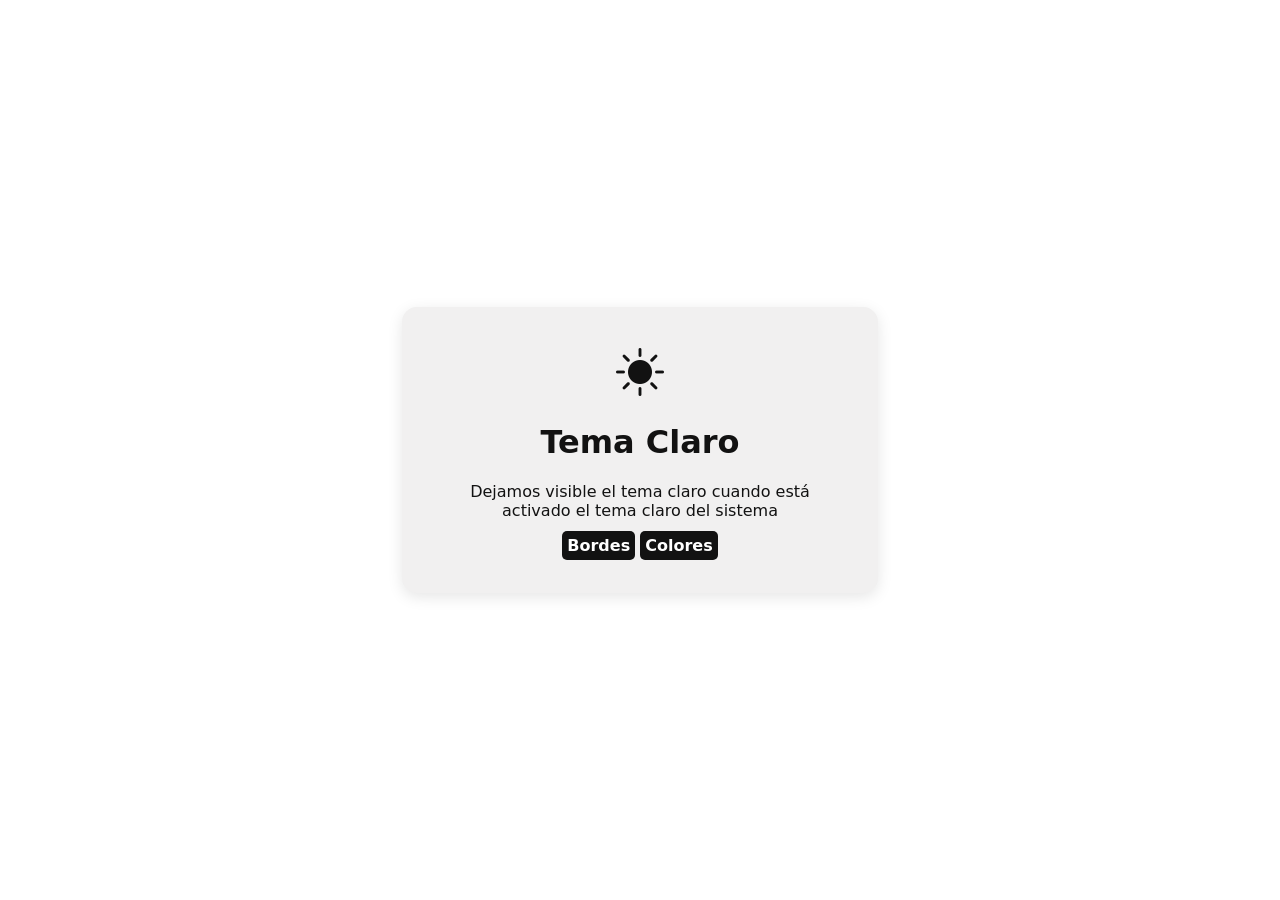
<file: index/index.html>
<!DOCTYPE html>
<html lang="es">
<head>
    <meta charset="UTF-8">
    <meta name="viewport" content="width=device-width, initial-scale=1.0">
    <title>Oscuro y claro</title>
    <link rel="stylesheet" href="https://cdn.jsdelivr.net/npm/bootstrap-icons@1.11.3/font/bootstrap-icons.min.css">
    <link rel="stylesheet" href="index.css">
</head>
<body>
    <div class="card">
        <div class="card-icon">
            <div class="clear">
                <i class="bi bi-sun-fill"></i>
                <h1>Tema Claro</h1>
                <p>Dejamos visible el tema claro cuando está activado el tema claro del sistema</p>
            </div>
            <div class="dark">
                <i class="bi bi-moon-fill"></i>
                <h1>Tema oscuro</h1>
                <p>Dejamos visible el tema oscuro cuando está activado el tema oscuro del sistema</p>
            </div>
        </div> 

        <div class="button-container">
            <a href="../../CSSNews/bordes/bordes.html">Bordes</a>
            <a href="../../CSSNews/colores/colores.html">Colores</a>
        </div>
    </div>
</body>
</html>
</file>
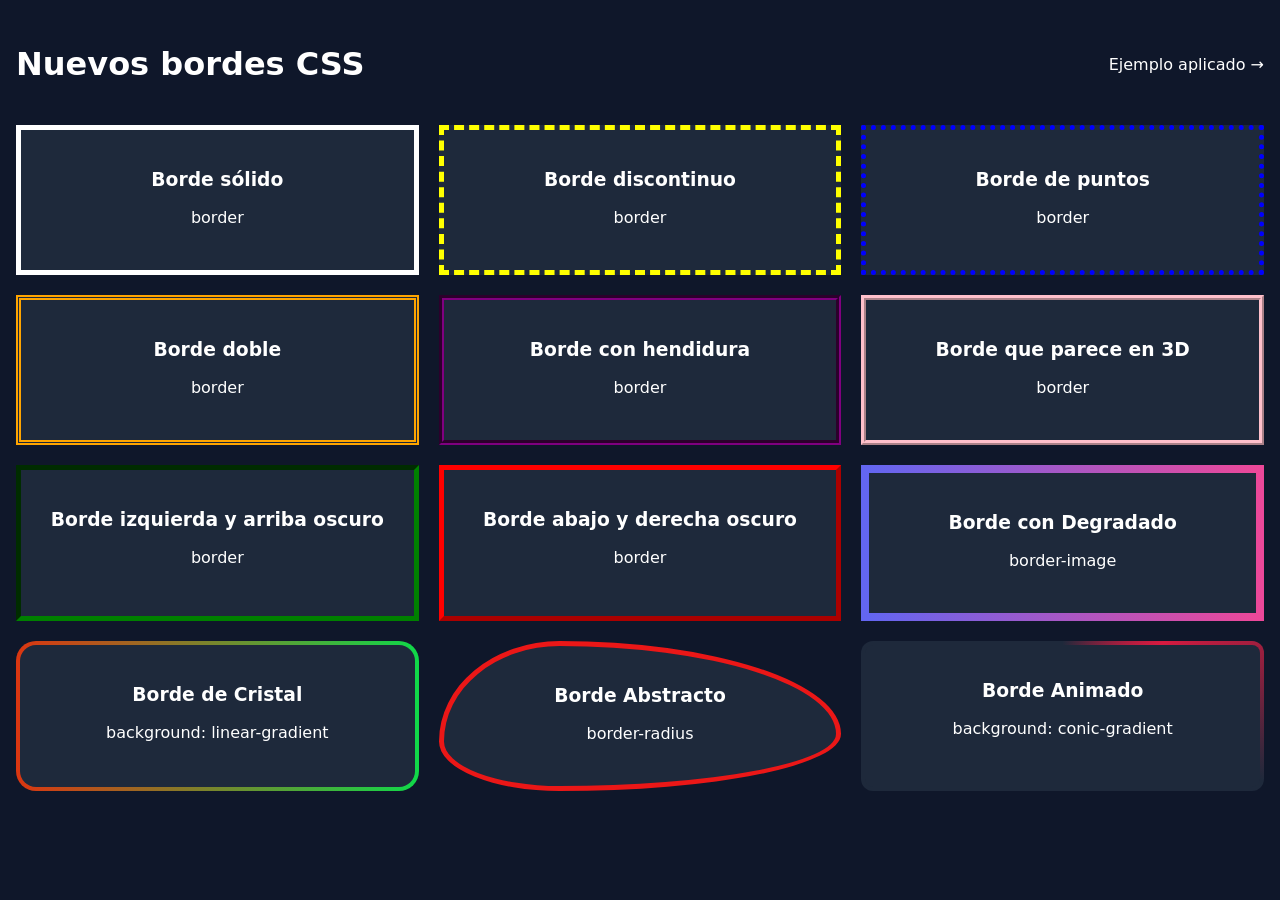
<file: bordes/bordes.html>
<!DOCTYPE html>
<html lang="en">
<head>
    <meta charset="UTF-8">
    <meta name="viewport" content="width=device-width, initial-scale=1.0">
    <title>Bordes</title>
    <link rel="stylesheet" href="https://cdn.jsdelivr.net/npm/bootstrap-icons@1.11.3/font/bootstrap-icons.min.css">
    <link rel="stylesheet" href="bordes.css">
</head>
<body>
    <header>
        <h1>Nuevos bordes CSS</h1>
        <a href="../../CSSNews/ejBordes/ejBordes.html">Ejemplo aplicado →</a>
    </header>
    <div class="container">
        <div class="box solid-border">
            <h3>Borde sólido</h3>
            <p>border</p>
        </div>

        <div class="box dashed-border">
            <h3>Borde discontinuo</h3>
            <p>border</p>
        </div>

        <div class="box dotted-border">
            <h3>Borde de puntos</h3>
            <p>border</p>
        </div>

        <div class="box double-border">
            <h3>Borde doble</h3>
            <p>border</p>
        </div>

        <div class="box groove-border">
            <h3>Borde con hendidura</h3>
            <p>border</p>
        </div>

        <div class="box ridge-border">
            <h3>Borde que parece en 3D</h3>
            <p>border</p>
        </div>

        <div class="box inset-border">
            <h3>Borde izquierda y arriba oscuro</h3>
            <p>border</p>
        </div>

        <div class="box outset-border">
            <h3>Borde abajo y derecha oscuro</h3>
            <p>border</p>
        </div>

        <div class="box gradient-border">
            <h3>Borde con Degradado</h3>
            <p>border-image</p>
        </div>

        <div class="box clip-border">
            <h3>Borde de Cristal</h3>
            <p>background: linear-gradient</p>
        </div>

        <div class="box border-radius-fancy">
            <h3>Borde Abstracto</h3>
            <p>border-radius</p>
        </div>

        <div class="box animated-border">
            <h3>Borde Animado</h3>
            <p>background: conic-gradient</p>
        </div>
    </div>
</body>
</html>
</file>
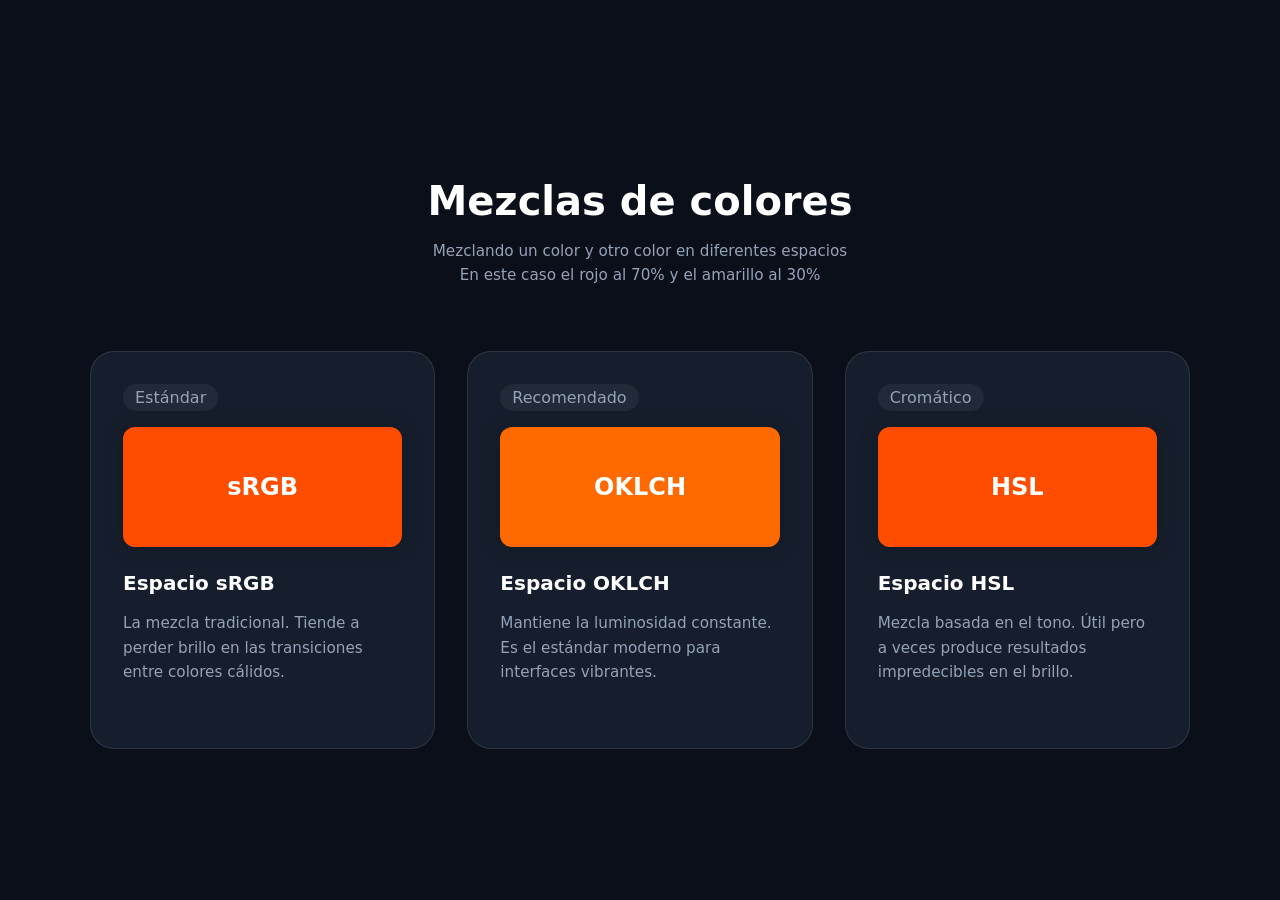
<file: colores/colores.html>
<!DOCTYPE html>
<html lang="es">
<head>
    <meta charset="UTF-8">
    <meta name="viewport" content="width=device-width, initial-scale=1.0">
    <title>Colores</title>
    <link rel="stylesheet" href="https://cdn.jsdelivr.net/npm/bootstrap-icons@1.11.3/font/bootstrap-icons.min.css">
    <link rel="stylesheet" href="colores.css">
</head>
<body>
    <div class="main-container">
        <header class="header">
            <h1>Mezclas de colores</h1>
            <p>Mezclando un color y otro color en diferentes espacios<br />En este caso el rojo al 70% y el amarillo al 30%</p>
        </header>

        <section class="grid-cards">
            <div class="card srgb">
                <div class="redondeado">Estándar</div>
                <div class="preview mezcla1">sRGB</div>
                <h2>Espacio sRGB</h2>
                <p>La mezcla tradicional. Tiende a perder brillo en las transiciones entre colores cálidos.</p>
            </div>

            <div class="card oklch">
                <div class="redondeado featured">Recomendado</div>
                <div class="preview mezcla2">OKLCH</div>
                <h2>Espacio OKLCH</h2>
                <p>Mantiene la luminosidad constante. Es el estándar moderno para interfaces vibrantes.</p>
            </div>

            <div class="card hsl">
                <div class="redondeado">Cromático</div>
                <div class="preview mezcla3">HSL</div>
                <h2>Espacio HSL</h2>
                <p>Mezcla basada en el tono. Útil pero a veces produce resultados impredecibles en el brillo.</p>
            </div>
        </section>
    </div>
</body>
</html>
</file>
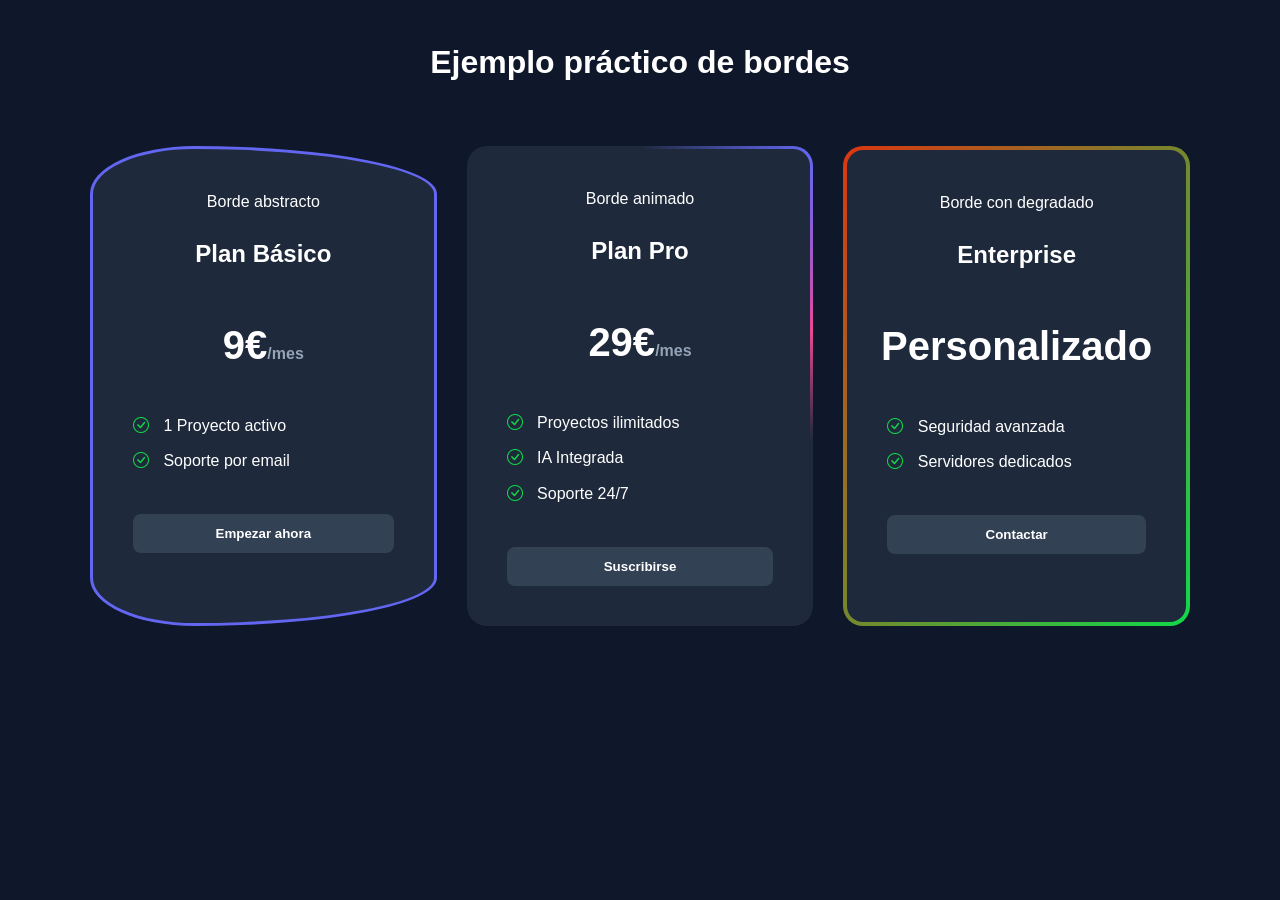
<file: ejBordes/ejBordes.html>
<!DOCTYPE html>
<html lang="es">
<head>
    <meta charset="UTF-8">
    <meta name="viewport" content="width=device-width, initial-scale=1.0">
    <title>Ejemplos bordes</title>
    <link rel="stylesheet" href="https://cdn.jsdelivr.net/npm/bootstrap-icons@1.11.3/font/bootstrap-icons.min.css">
    <link rel="stylesheet" href="ejBordes.css">
</head>
<body>

    <header>
        <h1>Ejemplo práctico de bordes</h1>
    </header>

    <main class="container">
        <section class="box border-radius-fancy card">
            <span>Borde abstracto</span>
            <h2>Plan Básico</h2>
            <div class="precio">9€<span>/mes</span></div>
            <ul class="caracteristicas">
                <li><i class="bi bi-check-circle"></i> 1 Proyecto activo</li>
                <li><i class="bi bi-check-circle"></i> Soporte por email</li>
            </ul>
            <button class="btn">Empezar ahora</button>
        </section>

        <section class="box animated-border card">
            <span>Borde animado</span>
            <h2>Plan Pro</h2>
            <div class="precio">29€<span>/mes</span></div>
            <ul class="caracteristicas">
                <li><i class="bi bi-check-circle"></i> Proyectos ilimitados</li>
                <li><i class="bi bi-check-circle"></i> IA Integrada</li>
                <li><i class="bi bi-check-circle"></i> Soporte 24/7</li>
            </ul>
            <button class="btn">Suscribirse</button>
        </section>

        <section class="box clip-border card">
            <span>Borde con degradado</span>
            <h2>Enterprise</h2>
            <div class="precio">Personalizado</div>
            <ul class="caracteristicas">
                <li><i class="bi bi-check-circle"></i> Seguridad avanzada</li>
                <li><i class="bi bi-check-circle"></i> Servidores dedicados</li>
            </ul>
            <button class="btn">Contactar</button>
        </section>
    </main>
</body>
</html>
</file>
<file: index/index.css>
/* aplicamos a todo el código */
* {
    color-scheme: light dark;
    font-family: system-ui, sans-serif;
}

/* damos estilo y en el color de fondo asignamos según el tema un color */
body {
    display: flex;
    justify-content: center;
    align-items: center;
    min-height: 100vh;
    margin: 0;
    background-color: light-dark(#ffffff, #121212);
}

/* damos estilo y en el color de fondo y el color del texto aplicamos según el tema un color */
.card {
    padding: 3%;
    border-radius: 15px;
    text-align: center;
    max-width: 400px;
    background-color: light-dark(#f1f0f0, #1e1e1e);
    color: light-dark(#121212, #ffffff);
    box-shadow: 0 4px 15px rgba(0,0,0,0.1);
}

/* estilo al botón de redirección */
div a{
    text-decoration: none;
    padding: 5px;
    background-color: light-dark(#121212, #ffffff);
    border-radius: 5px;
    color: light-dark(#ffffff, #121212);
    font-weight: bold;
}

/* ocultamos el estilo opuesto a nuestro tema del sistema */
.clear, .dark {
    display: none;
}

/* asignamos lo que vemos en el modo claro */
@media (prefers-color-scheme: light) {
    .clear {
        display: block;
    }
    .bi-sun-fill {
        color: #121212;
        font-size: 3rem;
    }
}

/* asignamos lo que vemos en el modo oscuro */
@media (prefers-color-scheme: dark) {
    .dark {
        display: block;
    }
    .bi-moon-fill {
        color: #ffffff;
        font-size: 3rem;
    }
}
</file>
<file: bordes/bordes.css>
/* estilo al body */
body {
    background-color: #0f172a;
    color: white;
    font-family: system-ui, sans-serif;
    padding-top: 1rem;
    padding-left: 0.5rem;
    padding-right: 0.5rem;
}

/* estilo al contenedor del titulo y redireccion al ejemplo */
header {
    display: flex;
    justify-content: space-between;
    padding-bottom: 20px;
}

/* estilo a la redireccion */
a{
    display: flex;
    align-items: center;
    color: white;
    text-decoration: none;
}

/* estructura al contenedor que contiene todos los bordes */
.container {
    display: grid;
    grid-template-columns: repeat(auto-fit, minmax(300px, 1fr));
    gap: 20px;
}

/* estilo básico a las cajas (sin bordes) */
.box {
    background: #1e293b;
    padding: 20px;
    text-align: center;
    min-height: 100px;
}

/* borde solido */
.solid-border{
    border: 5px solid white;
}

/* borde discontinuo */
.dashed-border{
    border: 5px dashed yellow;
}

/* borde de puntos */
.dotted-border{
    border: 5px dotted blue;
}

/* borde doble */
.double-border{
    border: 5px double orange;
}

/* borde con hendidura */
.groove-border{
    border: 5px groove purple;
}

/* borde similar a 3D */
.ridge-border{
    border: 5px ridge pink;
}

/* borde arriba e izquierda oscuro*/
.inset-border{
    border: 5px inset green;
}

/* borde abajo y derecha oscuro */
.outset-border{
    border: 5px outset red;
}

/* borde con degradado */
.gradient-border {
    border-radius: 12px;
    border: 8px solid;
    border-image: linear-gradient(to right, #6366f1, #ec4899) 1;
}

/* borde de cristal */
.clip-border {
    border-radius: 12px;
    border: 4px solid transparent;
    background: 
        linear-gradient(#1e293b, #1e293b) padding-box, 
        linear-gradient(to right, #db3611, #10d949) border-box;
    border-radius: 20px;
}

/* borde abstracto */
.border-radius-fancy {
    border-radius: 12px;
    border: 5px solid #eb1717;
    border-radius: 30% 70% 70% 30% / 67% 62% 38% 33%;
    background: #1e293b;
}

/* borde animado */
.animated-border {
    border-radius: 12px;
    position: relative;
    overflow: hidden;
    z-index: 0;
}
.animated-border::before {
    content: "";
    position: absolute;
    top: -50%;
    left: -50%;
    width: 200%;
    height: 200%;
    background: conic-gradient(transparent, #d81a40, transparent 30%);
    animation: rotate 4s linear infinite;
    z-index: -1;
}
.animated-border::after {
    content: "";
    position: absolute;
    inset: 4px;
    background: #1e293b;
    border-radius: 8px;
    z-index: -1;
}
@keyframes rotate {
    from { transform: rotate(0deg); }
    to { transform: rotate(360deg); }
}
</file>
<file: colores/colores.css>
/* estilo al body */
body {
    background-color: #0b0f1a;
    color: white;
    font-family: 'Inter', system-ui, -apple-system, sans-serif;
    margin: 0;
    display: flex;
    justify-content: center;
    align-items: center;
    min-height: 100vh;
}

/* estilo al contenedor padre */
.main-container {
    max-width: 1100px;
    width: 90%;
    padding: 2rem 0;
}

/* estilo al contenedor del titulo y subtitulo */
.header {
    text-align: center;
    margin-bottom: 4rem;
}

/* estilo al titulo */
.header h1 {
    font-size: 2.5rem;
    margin-bottom: 0.5rem;
}

/* estructura grid para las tarjetas */
.grid-cards {
    display: grid;
    grid-template-columns: repeat(auto-fit, minmax(300px, 1fr));
    gap: 2rem;
}

/* estilo de las tarjetas */
.card {
    background: #161e2d;
    border: 1px solid rgba(255, 255, 255, 0.1);
    border-radius: 24px;
    padding: 2rem;
    position: relative;
    transition: transform 0.2s ease, border-color 0.2s ease;
}

/* estilo al pasar por encima de cada tarjeta */
.card:hover {
    transform: translateY(-5px);
    border-color: rgba(255, 255, 255, 0.2);
}

/* recuadro del color de la mezcla */
.preview {
    display: flex;
    justify-content: center;
    align-items: center;
    font-size: 1.5rem;
    font-weight: 800;
    width: 100%;
    height: 120px;
    border-radius: 12px;
    margin-bottom: 1.5rem;
    box-shadow: 0 0 20px rgba(0,0,0,0.2);
}

/* color de la mezcla 1 */
.mezcla1 {
    background-color: color-mix(in srgb, red 70%, yellow 30%);

/* color de la mezcla 2 */
}
.mezcla2 {
    background-color: color-mix(in oklch, red 70%, yellow 30%);

/* color de la mezcla 3 */
}
.mezcla3 {
    background-color: color-mix(in hsl, red 70%, yellow 30%);
}

/* estilo a los titulos de las tarjetas */
h2 {
    font-size: 1.25rem;
    margin-bottom: 1rem;
}

/*  estilo a los textos de las tarjetas */
p {
    color: #94a3b8;
    line-height: 1.6;
    font-size: 0.95rem;
    margin-bottom: 2rem;
}

/* lo que sale encima del recuadro de las mezclas */
.redondeado {
    display: inline-block;
    padding: 4px 12px;
    background: rgba(255,255,255,0.05);
    border-radius: 100px;
    margin-bottom: 1rem;
    color: #94a3b8;
}
</file>
<file: ejBordes/ejBordes.css>
/* estilo al body */
body {
    background-color: #0f172a;
    color: white;
    font-family: 'Segoe UI', Tahoma, Geneva, Verdana, sans-serif;
    margin: 0;
    line-height: 1.6;
}

/* estilo al contenedor del titulo */
header {
    text-align: center;
    padding: 1rem;
}

/* contenedor padre */
.container {
    max-width: 1100px;
    margin: 0 auto;
    display: grid;
    grid-template-columns: repeat(auto-fit, minmax(320px, 1fr));
    gap: 30px;
    padding: 20px;
}

/* estilo a las cartas*/
.card {
    display: flex;
    flex-direction: column;
    align-items: center;
    padding: 40px !important;
    transition: transform 0.3s ease;
}

/* pasar el cursor por encima de una carta */
.card:hover {
    transform: translateY(-10px);
}

/* estilo precio */
.precio {
    font-size: 2.5rem;
    font-weight: bold;
    margin: 20px 0;
}
.precio span {
    font-size: 1rem;
    color: #94a3b8;
}

/* estilo a las caracteristicas de cada plan */
.caracteristicas {
    list-style: none;
    padding: 0;
    margin-bottom: 30px;
    text-align: left;
    width: 100%;
}
.caracteristicas li {
    margin-bottom: 10px;
}
.caracteristicas i {
    color: #10d949;
    margin-right: 10px;
}

.box {
    background-color: #1e293b;
    min-height: 100px;
}

/* borde abstracto (adaptado a la carta) */
.border-radius-fancy {
    border: 3px solid #6366f1;
    border-radius: 30% 70% 70% 30% / 10% 10% 10% 10%;
    background: #1e293b;
}

/* borde animado */
.animated-border {
    position: relative;
    overflow: hidden;
    z-index: 0;
    border-radius: 20px;
}
.animated-border::before {
    content: '';
    position: absolute;
    top: -50%;
    left: -50%;
    width: 200%;
    height: 200%;
    background: conic-gradient(transparent, #6366f1, #ec4899, transparent 30%);
    animation: rotate 4s linear infinite;
    z-index: -2;
}
.animated-border::after {
    content: "";
    position: absolute;
    inset: 3px;
    background: #1e293b;
    border-radius: 17px;
    z-index: -1;
}
@keyframes rotate {
    from { transform: rotate(0deg); }
    to { transform: rotate(360deg); }
}

/* borde de cristal */
.clip-border {
    border: 4px solid transparent;
    background: 
        linear-gradient(#1e293b, #1e293b) padding-box, 
        linear-gradient(to bottom right, #db3611, #10d949) border-box;
    border-radius: 20px;
}

/* estilo a los botones de cada tarjeta */
.btn {
    width: 100%;
    padding: 12px;
    border: none;
    border-radius: 8px;
    background: #334155;
    color: white;
    font-weight: bold;
    cursor: pointer;
}
</file>
